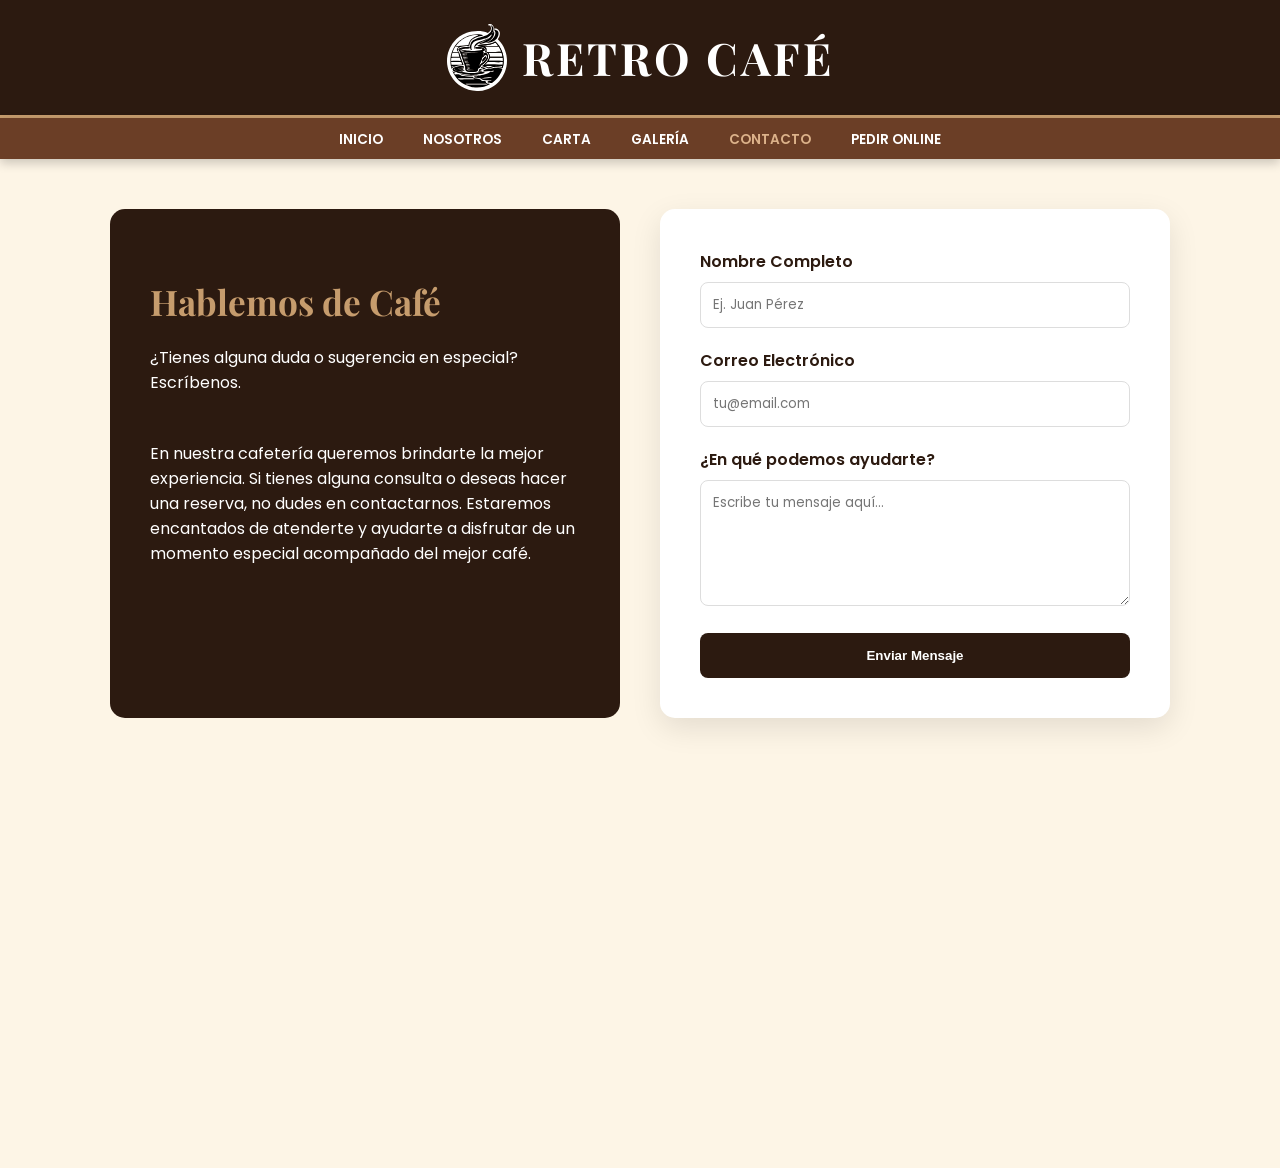
<file: contacto.html>
<!DOCTYPE html>
<html lang="es">
<head>
    <meta charset="UTF-8" />
    <meta name="viewport" content="width=device-width, initial-scale=1.0">
    <title>Retro Café - Contáctanos</title>
    
    <!-- Fuentes y Atributos importados de la página de inicio -->
    <link
      href="https://fonts.googleapis.com/css2?family=Playfair+Display:ital,wght@0,700;1,400&family=Poppins:wght@300;400;600&display=swap"
      rel="stylesheet"
    />
    <link
      rel="stylesheet"
      href="https://cdnjs.cloudflare.com/ajax/libs/font-awesome/6.0.0/css/all.min.css"
    />

    <style>
        html, body {
          height: 100%;
          margin: 0;
        }
        .video-fondo {
          position: fixed;
          top: 0;
          left: 0;
          width: 100%;
          height: 100%;
          object-fit: cover; /* mantiene la relación y recorta para llenar */
          z-index: -1;        /* detrás del contenido */
        }
        :root {
            --cafe-oscuro: #2c1a10;
            --cafe-medio: #6b3e26;
            --cafe-claro: #8b5a3c;
            --dorado: #c69c6d;
            --blanco: #ffffff;
            --crema: #fdf5e6;
            --transicion: all 0.3s cubic-bezier(0.25, 0.8, 0.25, 1);
            --sombra: 0 10px 30px rgba(0,0,0,0.1);
        }

        * { box-sizing: border-box; }
        
        body {
            font-family: 'Poppins', sans-serif;
            margin: 0;
            background-color: var(--crema);
            color: #333;
            overflow-x: hidden;
        }

        /* --- Encabezado --- */
        header {
            background-color: var(--cafe-oscuro);
            padding: 1.5rem;
            text-align: center;
            border-bottom: 3px solid var(--dorado);
        }

        .logo-container {
            display: flex;
            align-items: center;
            justify-content: center;
            gap: 15px;
        }

        header h1 {
            font-family: 'Playfair Display', serif;
            color: var(--blanco);
            font-size: 2.8rem;
            margin: 0;
            letter-spacing: 3px;
        }

        .imagen-derecha {
            position: absolute;    /* Se mueve libremente dentro del contenedor */
            top: 10px;             /* Distancia desde arriba */
            right: 10px;           /* Distancia desde la derecha */
            width: 50px;           /* Tamaño de tu imagen */
            height: auto;
            z-index: 2000;
        }

        /* --- Navegación --- */
        nav {
            background-color: var(--cafe-medio);
            position: sticky;
            top: 0;
            z-index: 1000;
            padding: 0.5rem 0;
            box-shadow: 0 4px 10px rgba(0,0,0,0.2);
            transition: var(--transicion);
        }

        .nav-links {
            display: flex;
            justify-content: center;
            list-style: none;
            padding: 0;
            margin: 0;
        }

        .nav-links a {
            color: var(--blanco);
            padding: 10px 20px;
            text-decoration: none;
            font-weight: 600;
            font-size: 0.85rem;
            text-transform: uppercase;
            position: relative;
            transition: var(--transicion);
        }

        .nav-links a::after {
            content: '';
            position: absolute;
            width: 0;
            height: 2px;
            bottom: 5px;
            left: 50%;
            background: var(--dorado);
            transition: var(--transicion);
            transform: translateX(-50%);
        }

        .nav-links a:hover::after { width: 70%; }
        .nav-links a:hover { color: var(--dorado); }

        /* Menú Hamburguesa Móvil */
        .menu-toggle { 
            display: none; 
            background-color: var(--cafe-oscuro);
            color: white;
            padding: 15px;
            text-align: center;
            font-weight: bold;
            cursor: pointer;
        }

        /* Responsive para el Menú */
        @media (max-width: 768px) {
            .menu-toggle {
                display: block;
            }
            .nav-links {
                display: none;
                flex-direction: column;
                width: 100%;
                background-color: var(--cafe-medio);
                padding: 10px 0;
            }
            .nav-links.active {
                display: flex;
            }
            .nav-links li {
                text-align: center;
                margin: 10px 0;
            }
        }

        /* --- Sección Contacto --- */
        .main-container {
            max-width: 1100px;
            margin: 50px auto;
            padding: 0 20px;
            display: grid;
            grid-template-columns: 1fr 1fr; /* Dos columnas */
            gap: 40px;
            align-items: start;
        }

        @media (max-width: 850px) {
            .main-container { grid-template-columns: 1fr; }
        }

        .info-contacto {
            background: var(--cafe-oscuro);
            color: white;
            padding: 40px;
            border-radius: 15px;
            height: 100%;
        }

        .info-contacto h2 {
            font-family: 'Playfair Display', serif;
            font-size: 2.2rem;
            margin-bottom: 20px;
            color: var(--dorado);
        }

        .dato {
            margin-bottom: 25px;
            display: flex;
            align-items: center;
            gap: 15px;
        }

        /* --- Formulario --- */
        .container-form {
            background: var(--blanco);
            padding: 40px;
            border-radius: 15px;
            box-shadow: var(--sombra);
        }

        .form-group { margin-bottom: 20px; }

        label {
            display: block;
            font-weight: 600;
            margin-bottom: 8px;
            color: var(--cafe-oscuro);
        }

        input, textarea {
            width: 100%;
            padding: 12px;
            border: 1px solid #ddd;
            border-radius: 8px;
            font-family: inherit;
            transition: 0.3s;
        }

        input:focus, textarea:focus {
            outline: none;
            border-color: var(--cafe-claro);
            box-shadow: 0 0 8px rgba(139, 90, 60, 0.2);
        }

        button {
            width: 100%;
            padding: 15px;
            background: var(--cafe-oscuro);
            color: white;
            border: none;
            border-radius: 8px;
            font-weight: bold;
            cursor: pointer;
            transition: 0.3s;
        }

        button:hover {
            background: var(--cafe-medio);
            transform: translateY(-2px);
        }

        #respuesta {
            margin-top: 20px;
            font-weight: bold;
            color: #27ae60;
            text-align: center;
            display: none; /* Se activa con JS */
        }

        /* --- Mapa --- */
        .mapa-section {
            width: 100%;
            margin-top: 50px;
            filter: sepia(0.2); /* Toque retro al mapa */
        }

        /* --- Pie de Página --- */
        footer {
            background-color: var(--cafe-oscuro);
            color: var(--blanco);
            padding: 4rem 2rem 2rem;
            text-align: center;
        }

        .footer-content {
            display: flex;
            flex-wrap: wrap;
            justify-content: space-around;
            max-width: 1200px;
            margin: 0 auto 2rem;
            gap: 30px;
        }
    </style>
</head>
<body>

        <!-- Encabezado idéntico -->
    <header>
      <div class="logo-container">
        <img
          src="logocafe.svg"
          alt="Logo"
          width="60"
          style="filter: invert(1)"
        />
        <h1>RETRO CAFÉ</h1>
      </div>
    </header>

    <!-- Botón menú móvil -->
    <div class="menu-toggle" id="mobile-menu">
      <i class="fas fa-bars"></i> MENÚ
    </div>

    <!-- Menú de navegación unificado -->
    <nav id="main-nav">
      <ul class="nav-links" id="nav-links">
        <li><a href="index.html">Inicio</a></li>
        <li><a href="nosotros.html">Nosotros</a></li>
        <li><a href="carta.html">Carta</a></li>
        <li><a href="galeria.html">Galería</a></li>
        <li><a href="contacto.html" style="color: #dcb28a">Contacto</a></li>
        <li><a href="pedironline.html">Pedir Online</a></li>
      </ul>
    </nav>

    <!-- Video de fondo modificado según tu estructura original -->
    <video class="video-fondo" src="cafe en taza.mp4.mp4" autoplay muted loop playsinline></video>
        
    <div class="main-container">
        <!-- Columna 1: Información -->
        <div class="info-contacto">
            <h2>Hablemos de Café</h2>
            <p style="margin-bottom: 30px;">¿Tienes alguna duda o sugerencia en especial? Escríbenos.</p>
            
            <div class="dato">
                <p>En nuestra cafetería queremos brindarte la mejor experiencia. Si tienes alguna consulta o deseas hacer una reserva, 
                    no dudes en contactarnos. Estaremos encantados de atenderte y ayudarte a disfrutar de un momento especial acompañado del mejor café.</p>
            </div>
        </div>

        <!-- Columna 2: Formulario -->
        <div class="container-form">
            <form id="formContacto">
                <div class="form-group">
                    <label for="nombre">Nombre Completo</label>
                    <input type="text" id="nombre" placeholder="Ej. Juan Pérez" required>
                </div>
                <div class="form-group">
                    <label for="correo">Correo Electrónico</label>
                    <input type="email" id="correo" placeholder="tu@email.com" required>
                </div>
                <div class="form-group">
                    <label for="mensaje">¿En qué podemos ayudarte?</label>
                    <textarea id="mensaje" rows="5" placeholder="Escribe tu mensaje aquí..." required></textarea>
                </div>
                <button type="submit" id="btnEnviar">Enviar Mensaje</button>
                <p id="respuesta">¡Gracias! Tu mensaje ha sido enviado ✅</p>
            </form>
        </div>
    </div>

    <!-- Mapa a lo ancho -->
    <section class="mapa-section">
        <iframe 
            src="https://www.google.com/maps?q=Santiago+de+Surco,Lima,Peru&output=embed"
            width="100%" 
            height="400" 
            style="border:0; display:block;"
            allowfullscreen="" 
            loading="lazy">
         iframe>
    </section>

    <footer>
        <div class="footer-content">
            <div>
                <h4>Visítanos</h4>
                <p><i class="fas fa-map-marker-alt"></i> Av. Tomas Marzano 2424, Surco</p>
            </div>
            <div>
                <h4>Horario</h4>
                <p>Lun - Dom: 7:00 AM - 10:00 PM</p>
            </div>
        </div>
        <hr style="border: 0; border-top: 1px solid #444; width: 80%;">
        <p>&copy; 2026 Retro Café. Creado con pasión por el café.</p>
    </footer>

    <!-- Scripts funcionales compartidos -->
    <script>
        // 1. LÓGICA MENÚ MÓVIL REPLICADA
        const menuToggle = document.getElementById("mobile-menu");
        const navLinks = document.getElementById("nav-links");

        menuToggle.addEventListener("click", () => {
          navLinks.classList.toggle("active"); 
        });

        document.querySelectorAll(".nav-links a").forEach((link) => {
          link.addEventListener("click", () => {
            navLinks.classList.remove("active");
          });
        });

        // 2. NAVBAR SCROLL EFECTO
        const nav = document.getElementById("main-nav");
        window.addEventListener("scroll", () => {
          let scrolly = window.scrollY;
          if (scrolly > 80) {
            nav.style.padding = "0.2rem 0";
            nav.style.backgroundColor = "rgba(107, 62, 38, 0.95)";
          } else {
            nav.style.padding = "0.5rem 0";
            nav.style.backgroundColor = "var(--cafe-medio)";
          }
        });

        // 3. LOGICA FORMULARIO DE CONTACTO
        document.getElementById("formContacto").addEventListener("submit", function(e) {
            e.preventDefault();
            
            const btn = document.getElementById("btnEnviar");
            const respuesta = document.getElementById("respuesta");
            const nombre = document.getElementById("nombre").value;

            btn.innerText = "Enviando...";
            btn.style.opacity = "0.7";
            btn.disabled = true;

            setTimeout(() => {
                btn.style.display = "none";
                respuesta.style.display = "block";
                respuesta.innerHTML = `¡Gracias ${nombre}! Hemos recibido tu mensaje. Nos vemos pronto en el café. ☕`;
                document.getElementById("formContacto").reset();
            }, 1500);
        });

        // 4. RESPONSIVE HELPER CLASSES
        function adaptarPantalla() {
          const ancho = window.innerWidth;
          if (ancho <= 768) {
            document.documentElement.classList.add("mobile");
            document.documentElement.classList.remove("desktop");
          } else {
            document.documentElement.classList.add("desktop");
            document.documentElement.classList.remove("mobile");
          }
        }
        adaptarPantalla();
        window.addEventListener("resize", adaptarPantalla);
    </script>
</body>
</html>
</file>
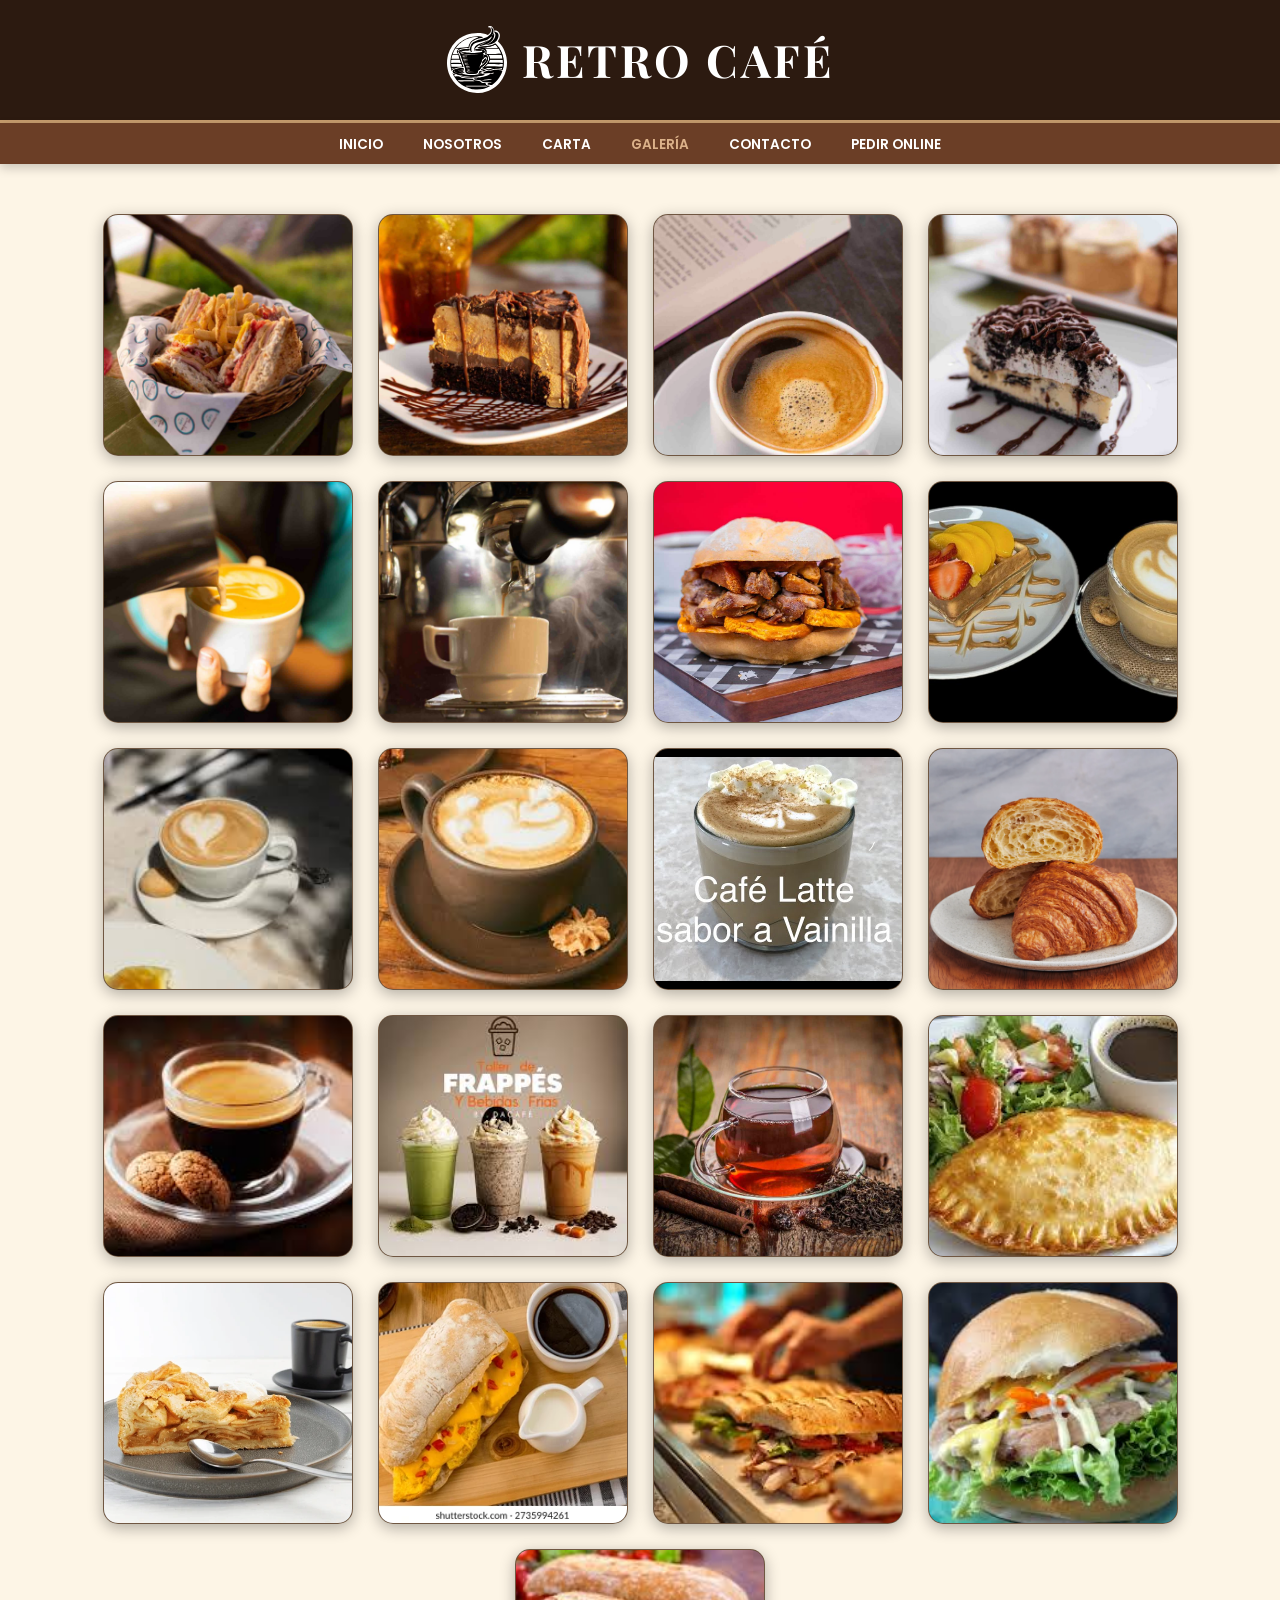
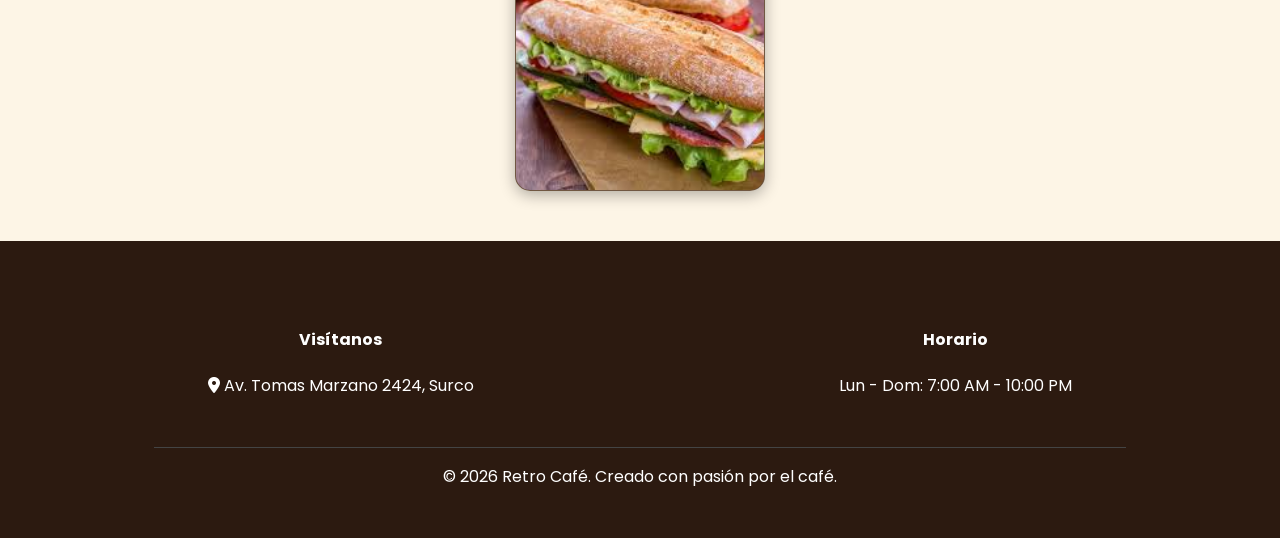
<file: galeria.html>
<!DOCTYPE html>
<html lang="es">
<head>
    <meta charset="UTF-8">
    <title>Retro Café - Galería</title>

    <!-- Fuentes y CDN unificados de la marca -->
    <link href="https://fonts.googleapis.com/css2?family=Playfair+Display:ital,wght@0,700;1,400&family=Poppins:wght@300;400;600&display=swap" rel="stylesheet">
    <link rel="stylesheet" href="https://cdnjs.cloudflare.com/ajax/libs/font-awesome/6.0.0/css/all.min.css">

    <style>
        /* El contenedor del video ocupa toda la ventana */
        html, body {
            height: 100%;
            margin: 0;
        }
        .video-fondo {
            position: fixed;
            top: 0;
            left: 0;
            width: 100%;
            height: 100%;
            object-fit: cover; /* mantiene la relación y recorta para llenar */
            z-index: -1;        /* detrás del contenido */
        }
        :root {
            --cafe-oscuro: #2c1a10;
            --cafe-medio: #6b3e26;
            --crema: #fdf5e6;
            --dorado: #c69c6d;
            --blanco: #ffffff;
            --transicion: all 0.3s cubic-bezier(0.25, 0.8, 0.25, 1);
            --shadow: 0 4px 15px rgba(0,0,0,0.3);
        }
        * { box-sizing: border-box; }

        body {
            font-family: 'Poppins', sans-serif;
            margin: 0;
            background-color: var(--crema);
            color: #ffffff;
            overflow-x: hidden;
            line-height: 1.6;
        }

        /* --- Encabezado --- */
        header {
            background-color: var(--cafe-oscuro);
            padding: 1.5rem;
            text-align: center;
            border-bottom: 3px solid var(--dorado);
        }

        .logo-container {
            display: flex;
            align-items: center;
            justify-content: center;
            gap: 15px;
        }

        header h1 {
            font-family: 'Playfair Display', serif;
            color: var(--blanco);
            font-size: 2.8rem;
            margin: 0;
            letter-spacing: 3px;
        }

        /* --- Botón Admin (Imagen Derecha) --- */
        .imagen-derecha {
            position: absolute;    
            top: 10px;             
            right: 10px;           
            width: 50px;           
            height: auto;
            z-index: 2001;
        }

        /* --- Navegación --- */
        nav {
            background-color: var(--cafe-medio);
            position: sticky;
            top: 0;
            z-index: 1000;
            padding: 0.5rem 0;
            box-shadow: 0 4px 10px rgba(0,0,0,0.2);
            transition: var(--transicion);
        }

        .nav-links {
            display: flex;
            justify-content: center;
            list-style: none;
            padding: 0;
            margin: 0;
        }

        .nav-links a {
            color: var(--blanco);
            padding: 10px 20px;
            text-decoration: none;
            font-weight: 600;
            font-size: 0.85rem;
            text-transform: uppercase;
            position: relative;
            transition: var(--transicion);
        }

        .nav-links a::after {
            content: '';
            position: absolute;
            width: 0;
            height: 2px;
            bottom: 5px;
            left: 50%;
            background: var(--dorado);
            transition: var(--transicion);
            transform: translateX(-50%);
        }

        .nav-links a:hover::after { width: 70%; }
        .nav-links a:hover { color: var(--dorado); }

        /* --- Menú Móvil --- */
        .menu-toggle {
            display: none;
            cursor: pointer;
            color: white;
            padding: 15px;
            text-align: center;
            background: var(--cafe-medio);
            font-weight: bold;
        }

        @media (max-width: 850px) {
            .menu-toggle {
                display: block;
            }
            .nav-links {
                display: none;
                flex-direction: column;
                width: 100%;
                background-color: var(--cafe-medio);
            }
            .nav-links.active {
                display: flex;
            }
            .nav-links a {
                padding: 15px;
                text-align: center;
                width: 100%;
                display: block;
            }
        }

        /* --- Contenedor de Galería Estilo Grid --- */
        .contenedor {
            display: flex; 
            flex-wrap: wrap; 
            justify-content: center; 
            gap: 25px;
            max-width: 1200px;
            margin: 50px auto;
            padding: 0 20px;
        }

        /* --- Estilos de Tarjetas de Detalles de Imagen --- */
        details {
            background: rgba(44, 26, 16, 0.85); /* Fondo semitransparente oscuro elegante */
            backdrop-filter: blur(5px);
            border-radius: 15px;
            box-shadow: var(--shadow);
            overflow: hidden;
            width: 250px;
            transition: transform 0.3s ease, box-shadow 0.3s ease;
            border: 1px solid rgba(198, 156, 109, 0.3);
        }

        details:hover {
            transform: translateY(-5px);
            box-shadow: 0 8px 25px rgba(0,0,0,0.5);
        }

        summary {
            list-style: none;
            cursor: pointer;
            outline: none;
        }

        summary::-webkit-details-marker { display: none; }

        .summary img {
            width: 100%;
            height: 240px;
            object-fit: cover;
            display: block;
            transition: filter 0.3s ease;
        }

        details[open] .summary img {
            filter: brightness(0.7);
        }

        .detalle {
            padding: 15px;
            font-size: 0.9rem;
            color: #fdf5e6 !important;
            border-top: 2px solid var(--dorado);
            animation: fadeIn 0.4s ease-out;
        }

        .detalle h4 {
            margin-top: 10px;
            margin-bottom: 5px;
            color: var(--dorado);
            font-family: 'Playfair Display', serif;
        }

        /* Animación de apertura */
        @keyframes fadeIn {
            from { opacity: 0; transform: translateY(-5px); }
            to { opacity: 1; transform: translateY(0); }
        }

        /* Responsive de la Galería */
        @media (max-width: 768px) {
            .contenedor { flex-direction: column; align-items: center; }
            details { width: 90%; max-width: 350px; }
            header h1 { font-size: 2rem; }
        }

        /* --- Pie de Página --- */
        footer {
            background-color: var(--cafe-oscuro);
            color: var(--blanco);
            padding: 4rem 2rem 2rem;
            text-align: center;
            margin-top: 50px;
        }

        .footer-content {
            display: flex;
            flex-wrap: wrap;
            justify-content: space-around;
            max-width: 1200px;
            margin: 0 auto 2rem;
            gap: 30px;
        }
    </style>
</head>
<body>

    
    

    <!-- Encabezado -->
    <header>
        <div class="logo-container">
            <img src="logocafe.svg" alt="Logo" width="60" style="filter: invert(1);">
            <h1>RETRO CAFÉ</h1>
        </div>
    </header>

    <!-- Botón hamburguesa para móviles -->
    <div class="menu-toggle" id="mobile-menu">
        <i class="fas fa-bars"></i> MENÚ
    </div>

    <!-- Menú de navegación unificado (Galería activo en dorado) -->
    <nav id="main-nav">
        <ul class="nav-links" id="nav-links">
            <li><a href="index.html">Inicio</a></li>
            <li><a href="nosotros.html">Nosotros</a></li>
            <li><a href="carta.html">Carta</a></li>
            <li><a href="galeria.html" style="color: #dcb28a;">Galería</a></li>
            <li><a href="contacto.html">Contacto</a></li>
            <li><a href="pedironline.html">Pedir Online</a></li>
        </ul>
    </nav>

    <!-- Video de fondo de la galería -->
    <video class="video-fondo" src="videogaleria.mp4" autoplay muted loop playsinline></video>

    <!-- Contenedor Principal de la Galería -->
    <div class="contenedor"> 
        
        <!-- Hamburguesa -->
        <details>
            <summary>
                <div class="summary">
                    <img src="hamburguessa.jpeg" alt="Hamburguesa">
                </div>
            </summary>
            <div class="detalle">
                <p>"Una hamburguesa clásica lleva un medallón de carne molida sazonada con sal, pimienta, ajo y cebolla en polvo, servida en un pan tipo brioche. Se completa con queso cheddar fundido, lechuga, tomate y salsas tradicionales."</p>
            </div>
        </details>
    
        <!-- Torta de Chocolate -->
        <details>
            <summary>
                <div class="summary">
                    <img src="torta.jpeg" alt="Torta de Chocolate">
                </div>
            </summary>
            <div class="detalle">
                <p>"Esta torta de chocolate es una tentación irresistible de sabor intenso y textura húmeda. Destaca por su bizcocho esponjoso y una cobertura cremosa de fudge casero, logrando el equilibrio perfecto."</p>
            </div>
        </details>

        <!-- Taza de café -->
        <details>
            <summary>
                <div class="summary">
                    <img src="taza de café.jpeg" alt="Taza de Café">
                </div>
            </summary>
            <div class="detalle">
                <p>"Descubre el auténtico sabor de un café clásico, diseñado para acompañar tus mañanas. Nuestro café destaca por un tostado equilibrado con notas aromáticas a chocolate y frutos secos."</p>
            </div>
        </details>

        <!-- Cheesecake de Oreo -->
        <details>
            <summary>
                <div class="summary">
                    <img src="torta 2.jpeg" alt="Cheesecake de Oreo">
                </div>
            </summary>
            <div class="detalle">
                <p>"Este cheesecake de Oreo presenta una base de galletas trituradas, un relleno cremoso y una deliciosa cobertura de chantilly decorada con trozos de galleta."</p>
            </div>
        </details>

        <!-- Café con Leche -->
        <details>
            <summary>
                <div class="summary">
                    <img src="café con leche.jpeg" alt="Café con Leche">
                </div>
            </summary>
            <div class="detalle">
                <p>"El café latte (o latte) es una bebida suave y cremosa que combina una o dos dosis de café espresso con una abundante cantidad de leche al vapor."</p>
            </div>
        </details>

        <!-- Café Clásico -->
        <details>
            <summary>
                <div class="summary">
                    <img src="café clásico.jpeg" alt="Café Clásico">
                </div>
            </summary>
            <div class="detalle">
                <p>"Se observa el café líquido fluyendo desde el portafiltro de la máquina hacia una taza blanca pequeña, diseñada para contener la esencia perfecta de entre 25 y 35 ml."</p>
            </div>
        </details>

        <!-- Pan con Chicharrón -->
        <details>
            <summary>
                <div class="summary">
                    <img src="pan con chicharrón.jpeg" alt="Pan con Chicharrón">
                </div>
            </summary>
            <div class="detalle">
                <p>"El pan con chicharrón peruano clásico se prepara principalmente con panceta de cerdo cocida a fuego lento, acompañada de camotes fritos, salsa criolla y pan francés crocante."</p>
            </div>
        </details>

        <!-- Capuchino y su postre -->
        <details>
            <summary>
                <div class="summary">
                    <img src="capuchino y su postre.jpeg" alt="Capuchino y su postre">
                </div>
            </summary>
            <div class="detalle">
                <p>"Este plato es un waffle con fruta acompañado de una taza de café latte con arte latte en la parte superior."</p>
                <h4>Detalles del waffle:</h4> 
                <p>Está servido con fresas frescas y rodajas de durazno, rociado con salsa de caramelo.</p>
                <h4>Detalles del café:</h4> 
                <p>Un latte cremoso preparado con café peruano de especialidad.</p>
            </div>
        </details>

        <!-- Café al Aire Libre -->
        <details>
            <summary>
                <div class="summary">
                    <img src="cafe al aire libre.jpeg" alt="Café al Aire Libre">
                </div>
            </summary>
            <div class="detalle">
                <p>"Disfrutando de un momento mágico e inspirador de brunch al aire libre en nuestra terraza."</p>
            </div>
        </details>

        <!-- Cappuccino -->
        <details>
            <summary>
                <div class="summary">
                    <img src="capuccino.jpeg" alt="Cappuccino">
                </div>
            </summary>
            <div class="detalle">
                <p>"Un cappuccino clásico se compone de tres partes iguales de café, leche y espuma. Su base es un shot de espresso robusto extraído minuciosamente."</p>
            </div>
        </details>

        <!-- Latte -->
        <details>
            <summary>
                <div class="summary">
                    <img src="latte.jpg" alt="Latte">
                </div>
            </summary>
            <div class="detalle">
                <p>"Un latte de vainilla es una bebida cremosa caracterizada por la mezcla de leche espumada, un shot de espresso y jarabe artesanal de vainilla."</p>
            </div>
        </details>

        <!-- Croissant -->
        <details>
            <summary>
                <div class="summary">
                    <img src="croissabt.jpeg" alt="Croissant">
                </div>
            </summary>
            <div class="detalle">
                <p>"El croissant es un bollo tradicional reconocido por su forma de media luna y su textura hojaldrada, crujiente por fuera y aireada por dentro con sabor mantecoso."</p>
            </div>
        </details>

        <!-- Americano -->
        <details>
            <summary>
                <div class="summary">
                    <img src="amaericano.jpeg" alt="Americano">
                </div>
            </summary>
            <div class="detalle">
                <p>"Esta es una taza de café espresso americano servida en vidrio transparente, acompañada de dos galletas crujientes artesanales."</p>
            </div>
        </details>

        <!-- Frappés -->
        <details>
            <summary>
                <div class="summary">
                    <img src="frappes.jpeg" alt="Frappés">
                </div>
            </summary>
            <div class="detalle">
                <p>"El frappé es una bebida refrescante de hielo perfectamente licuado con café, leche seleccionada y tus jarabes de sabor favoritos."</p>
            </div>
        </details>

        <!-- Té Negro -->
        <details>
            <summary>
                <div class="summary">
                    <img src="te_negro.jpg" alt="Té Negro">
                </div>
            </summary>
            <div class="detalle">
                <p>"Esta infusión seleccionada es rica en antioxidantes naturales y se puede servir caliente para el invierno o helada para refrescar tu tarde."</p>
            </div>
        </details>

        <!-- Empanada -->
        <details>
            <summary>
                <div class="summary">
                    <img src="empanada.jpeg" alt="Empanada">
                </div>
            </summary>
            <div class="detalle">
                <p>"Esta imagen muestra una empanada horneada artesanal en un plato cuadrado blanco, acompañada de una ensalada fresca y una taza de café caliente."</p>
            </div>
        </details>

        <!-- Pie de Manzana -->
        <details>
            <summary>
                <div class="summary">
                    <img src="pie de manzana.jpeg" alt="Pie de Manzana">
                </div>
            </summary>
            <div class="detalle">
                <p>"Fotografía de un delicioso trozo de tarta o pie de manzana tibio servido con una bola de helado de vainilla y un café expreso."</p>
            </div>
        </details>

        <!-- Baguette -->
        <details>
            <summary>
                <div class="summary">
                    <img src="baguette.jpeg" alt="Baguette">
                </div>
            </summary>
            <div class="detalle">
                <p>"Un bocadillo de tortilla esponjosa y queso derretido en pan baguette crujiente servido con un clásico café negro pasado."</p>
            </div>
        </details>

        <!-- Panini -->
        <details>
            <summary>
                <div class="summary">
                    <img src="panini.jpeg" alt="Panini">
                </div>
            </summary>
            <div class="detalle">
                <p>"La selección incluye opciones populares como panini de prosciutto con mozzarella, caprese con tomate y albahaca, y variantes con pollo a la parrilla."</p>
            </div>
        </details>

        <!-- Sándwich de Pavo -->
        <details>
            <summary>
                <div class="summary">
                    <img src="sandwich de pavo.jpeg" alt="Sándwich de Pavo">
                </div>
            </summary>
            <div class="detalle">
                <p>"Esta es una imagen de un sanguchón de pavo tradicional peruano, caracterizado por su pan crujiente de la casa, pavo asado jugoso y salsa criolla."</p>
            </div>
        </details>

        <!-- Sándwich Deli -->
        <details>
            <summary>
                <div class="summary">
                    <img src="sandwich.jpeg" alt="Sándwich">
                </div>
            </summary>
            <div class="detalle">
                <p>"Esta imagen muestra un sándwich de estilo deli o submarino, caracterizado por su gran tamaño, embutidos premium y un abundante relleno de vegetales frescos."</p>
            </div>
        </details>

    </div>

    <!-- Pie de página unificado -->
    <footer>
        <div class="footer-content">
            <div>
                <h4>Visítanos</h4>
                <p><i class="fas fa-map-marker-alt"></i> Av. Tomas Marzano 2424, Surco</p>
            </div>
            <div>
                <h4>Horario</h4>
                <p>Lun - Dom: 7:00 AM - 10:00 PM</p>
            </div>
        </div>
        <hr style="border: 0; border-top: 1px solid #444; width: 80%;" />
        <p>&copy; 2026 Retro Café. Creado con pasión por el café.</p>
    </footer>

    <!-- Lógica de Scripts Unificados -->
    <script>
        // LÓGICA MENÚ MÓVIL
        const menuToggle = document.getElementById("mobile-menu");
        const navLinks = document.getElementById("nav-links");
        const nav = document.getElementById("main-nav");

        menuToggle.addEventListener("click", () => {
            navLinks.classList.toggle("active");
        });

        document.querySelectorAll(".nav-links a").forEach((link) => {
            link.addEventListener("click", () => {
                navLinks.classList.remove("active");
            });
        });

        // Navbar Efecto Scroll
        window.addEventListener("scroll", () => {
            let scrolly = window.scrollY;
            if (scrolly > 80) {
                nav.style.padding = "0.2rem 0";
                nav.style.backgroundColor = "rgba(107, 62, 38, 0.95)";
            } else {
                nav.style.padding = "0.5rem 0";
                nav.style.backgroundColor = "var(--cafe-medio)";
            }
        });

        // Adaptar Pantalla clases helper
        function adaptarPantalla() {
            const ancho = window.innerWidth;
            if (ancho <= 850) {
                document.documentElement.classList.add("mobile");
                document.documentElement.classList.remove("desktop");
            } else {
                document.documentElement.classList.add("desktop");
                document.documentElement.classList.remove("mobile");
            }
        }
        adaptarPantalla();
        window.addEventListener("resize", adaptarPantalla);

        // Efecto Acordeón Inteligente para la Galería (Cierra las otras tarjetas al abrir una nueva)
        const items = document.querySelectorAll('details');
        items.forEach(targetDetail => {
            targetDetail.addEventListener('click', () => {
                items.forEach(detail => {
                    if (detail !== targetDetail) {
                        detail.removeAttribute('open');
                    }
                });
            });
        });
    </script>
</body>
</html>
</file>
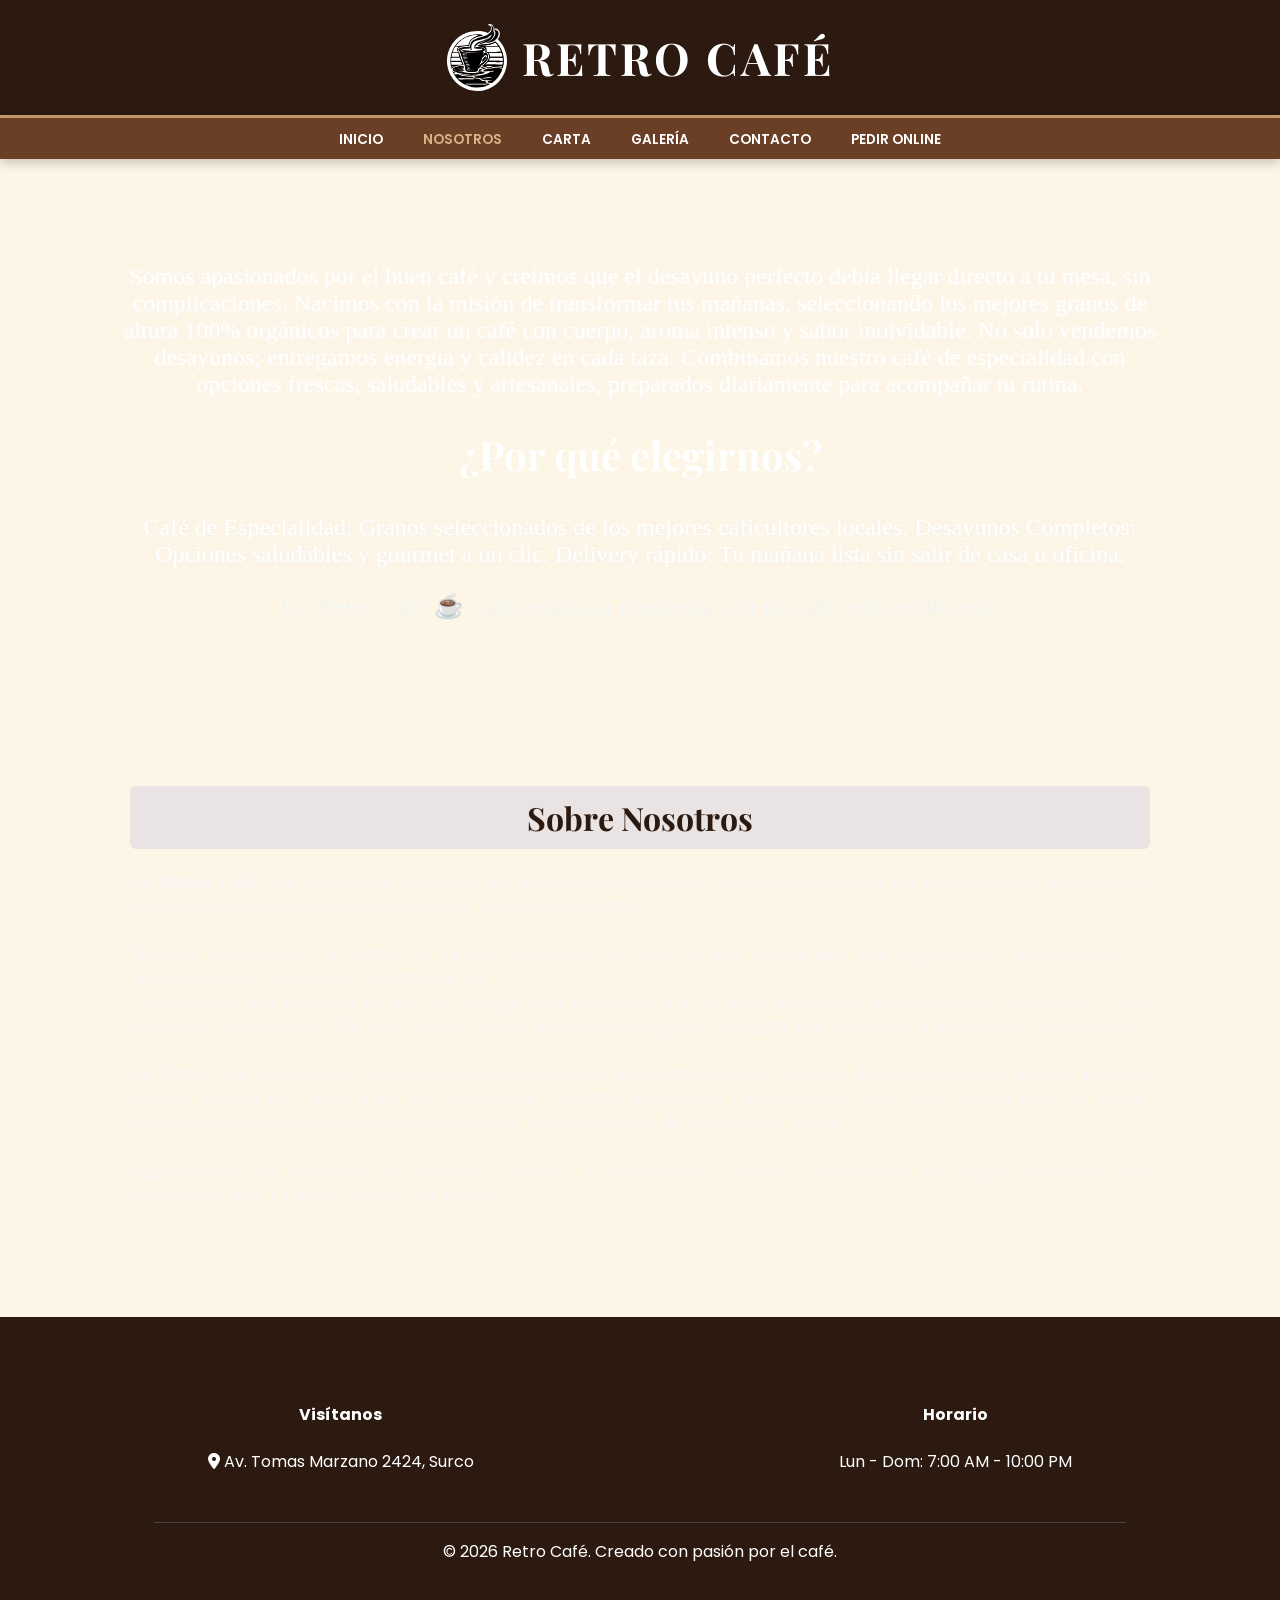
<file: nosotros.html>
<!doctype html>
<html lang="es">
  <head>
    <meta charset="UTF-8" />
    <title>Retro Café - Nosotros</title>

    <!-- Fuentes y CDN copiados de la principal -->
    <link
      href="https://fonts.googleapis.com/css2?family=Playfair+Display:ital,wght@0,700;1,400&family=Poppins:wght@300;400;600&display=swap"
      rel="stylesheet"
    />
    <link
      rel="stylesheet"
      href="https://cdnjs.cloudflare.com/ajax/libs/font-awesome/6.0.0/css/all.min.css"
    />

    <style>
      /* El contenedor del video ocupa toda la ventana */
      html, body {
        height: 100%;
        margin: 0;
      }
      .video-fondo {
        position: fixed;
        top: 0;
        left: 0;
        width: 100%;
        height: 100%;
        object-fit: cover; /* mantiene la relación y recorta para llenar */
        z-index: -1;        /* detrás del contenido */
      }
      :root {
        --cafe-oscuro: #2c1a10;
        --cafe-medio: #6b3e26;
        --crema: #fdf5e6;
        --dorado: #c69c6d;
        --blanco: #ffffff;
        --transicion: all 0.3s cubic-bezier(0.25, 0.8, 0.25, 1);
      }
      * { box-sizing: border-box; }

      body {
        font-family: 'Poppins', sans-serif;
        margin: 0;
        background-color: var(--crema);
        color: #333;
        overflow-x: hidden;
      }

      /* --- Encabezado --- */
      header {
        background-color: var(--cafe-oscuro);
        padding: 1.5rem;
        text-align: center;
        border-bottom: 3px solid var(--dorado);
      }

      .logo-container {
        display: flex;
        align-items: center;
        justify-content: center;
        gap: 15px;
      }

      header h1 {
        font-family: 'Playfair Display', serif;
        color: var(--blanco);
        font-size: 2.8rem;
        margin: 0;
        letter-spacing: 3px;
      }

      /* --- Botón Admin (Imagen Derecha) --- */
      .imagen-derecha {
        position: absolute;    /* Se mueve libremente dentro del contenedor */
        top: 10px;             /* Distancia desde arriba */
        right: 10px;           /* Distancia desde la derecha */
        width: 50px;           /* Tamaño de tu imagen */
        height: auto;
        z-index: 2001;
      }

      /* --- Navegación --- */
      nav {
        background-color: var(--cafe-medio);
        position: sticky;
        top: 0;
        z-index: 1000;
        padding: 0.5rem 0;
        box-shadow: 0 4px 10px rgba(0,0,0,0.2);
        transition: var(--transicion);
      }

      .nav-links {
        display: flex;
        justify-content: center;
        list-style: none;
        padding: 0;
        margin: 0;
      }

      .nav-links a {
        color: var(--blanco);
        padding: 10px 20px;
        text-decoration: none;
        font-weight: 600;
        font-size: 0.85rem;
        text-transform: uppercase;
        position: relative;
        transition: var(--transicion);
      }

      .nav-links a::after {
        content: '';
        position: absolute;
        width: 0;
        height: 2px;
        bottom: 5px;
        left: 50%;
        background: var(--dorado);
        transition: var(--transicion);
        transform: translateX(-50%);
      }

      .nav-links a:hover::after { width: 70%; }
      .nav-links a:hover { color: var(--dorado); }

      /* --- Menú Móvil --- */
      .menu-toggle {
        display: none;
        cursor: pointer;
        color: white;
        padding: 15px;
        text-align: center;
        background: var(--cafe-medio);
        font-weight: bold;
      }

      @media (max-width: 850px) {
        .menu-toggle {
          display: block;
        }
        .nav-links {
          display: none;
          flex-direction: column;
          width: 100%;
          background-color: var(--cafe-medio);
        }
        .nav-links.active {
          display: flex;
        }
        .nav-links a {
          padding: 15px;
          text-align: center;
          width: 100%;
          display: block;
        }
      }

      /* --- Secciones de Contenido (Nosotros) --- */
      .hero {
        color: white;
        text-align: center;
        padding: 60px 20px;
        
        margin: 20px auto;
        max-width: 1100px;
        border-radius: 12px;
      }

      .container {
        max-width: 1100px;
        margin: 20px auto 50px;
        padding: 40px;
        color: #ffffff;
        border-radius: 12px;
        
        text-align: center;
      }

      /* --- Pie de Página --- */
      footer {
        background-color: var(--cafe-oscuro);
        color: var(--blanco);
        padding: 4rem 2rem 2rem;
        text-align: center;
      }

      .footer-content {
        display: flex;
        flex-wrap: wrap;
        justify-content: space-around;
        max-width: 1200px;
        margin: 0 auto 2rem;
        gap: 30px;
      }
    </style>
  </head>

  <body>
    

    <!-- Encabezado idéntico -->
    <header>
      <div class="logo-container">
        <img
          src="logocafe.svg"
          alt="Logo"
          width="60"
          style="filter: invert(1)"
        />
        <h1>RETRO CAFÉ</h1>
      </div>
    </header>

    <!-- Botón hamburguesa para móviles -->
    <div class="menu-toggle" id="mobile-menu">
      <i class="fas fa-bars"></i> MENÚ
    </div>

    <!-- Menú de navegación idéntico (Nosotros activo en dorado) -->
    <nav id="main-nav">
      <ul class="nav-links" id="nav-links">
        <li><a href="index.html">Inicio</a></li>
        <li><a href="nosotros.html" style="color: #dcb28a">Nosotros</a></li>
        <li><a href="carta.html">Carta</a></li>
        <li><a href="galeria.html">Galería</a></li>
        <li><a href="contacto.html">Contacto</a></li>
        <li><a href="pedironline.html">Pedir Online</a></li>
      </ul>
    </nav>

    <!-- Video de fondo de esta página -->
    <video class="video-fondo" src="cafe en taza.mp4.mp4" autoplay muted loop playsinline></video>

    <!-- Bloque Superior de Contenido -->
    <section class="hero">
      <p style="font-family: Geneva; font-size: 1.5em; text-shadow: 1px 1px 4px rgba(250, 247, 247, 0.8);">
        Somos apasionados por el buen café y creímos que el desayuno perfecto debía llegar directo a tu mesa, sin complicaciones. Nacimos con la
        misión de transformar tus mañanas, seleccionando los mejores granos de altura 100% orgánicos para crear un café con cuerpo, aroma intenso y
        sabor inolvidable. No solo vendemos desayunos; entregamos energía y calidez en cada taza. Combinamos nuestro café de especialidad con opciones
        frescas, saludables y artesanales, preparados diariamente para acompañar tu rutina.
      </p>

      <h2 style="font-family: 'Playfair Display', serif; font-size: 2.5rem; margin-top: 30px;">¿Por qué elegirnos?</h2>

      <p style="font-family: Geneva; font-size: 1.5em; text-shadow: 1px 1px 4px rgba(243, 242, 242, 0.8);">
        Café de Especialidad: Granos seleccionados de los mejores caficultores
        locales. Desayunos Completos: Opciones saludables y gourmet a un clic.
        Delivery rápido: Tu mañana lista sin salir de casa u oficina.
      </p>

      <h3 style="font-family: Geneva; font-size: 1.5em; text-shadow: #ffffff; color: rgb(245, 245, 239); margin-top: 20px;">
        En Retro Café ☕, cada mañana comienza con un café extraordinario.
      </h3>
    </section>

    <!-- Bloque Inferior de Contenido -->
    <main class="container">
      <h1 style="background-color: rgb(233, 227, 227); text-shadow: #f8f4f4; color: var(--cafe-oscuro); padding: 10px; text-align: center; font-family: 'Playfair Display', serif; border-radius: 6px;">Sobre Nosotros</h1>
      <p style="font-family: Geneva; font-size: 1.3em; text-align: justify; color: #f8f4f4;">
        En <strong>Retro Café</strong>, nos dedicamos a ofrecer una experiencia única que combina la tradición
        del buen café con un ambiente cuidadosamente diseñado para el disfrute de nuestros clientes.<br><br>
        Nuestro compromiso se centra en brindar productos de alta calidad, elaborados con ingredientes seleccionados y preparados con esmero por nuestro equipo.<br>
        Creemos que una cafetería no solo es un lugar para consumir, sino también un espacio para compartir, conversar y crear momentos memorables. Por ello, hemos
        creado un entorno acogedor y elegante que invita a la tranquilidad y al encuentro.<br><br>
        En Retro Café, trabajamos constantemente para mantener altos estándares de servicio, destacándonos por nuestra atención cordial, eficiencia y dedicación en 
        cada detalle. Nuestro objetivo es consolidarnos como una referencia en el sector, ofreciendo siempre una experiencia que supere las expectativas de quienes nos visitan.<br><br>
        Agradecemos la confianza de nuestros clientes y reafirmamos nuestro compromiso de seguir creciendo con responsabilidad, calidad y pasión por el café.
      </p>
    </main>

    <!-- Pie de página -->
    <footer>
      <div class="footer-content">
        <div>
          <h4>Visítanos</h4>
          <p><i class="fas fa-map-marker-alt"></i> Av. Tomas Marzano 2424, Surco</p>
        </div>
        <div>
          <h4>Horario</h4>
          <p>Lun - Dom: 7:00 AM - 10:00 PM</p>
        </div>
      </div>
      <hr style="border: 0; border-top: 1px solid #444; width: 80%;" />
      <p>&copy; 2026 Retro Café. Creado con pasión por el café.</p>
    </footer>

    <!-- Scripts unificados de interacción y adaptabilidad móvil -->
    <script>
      // LÓGICA MENÚ MÓVIL
      const menuToggle = document.getElementById("mobile-menu");
      const navLinks = document.getElementById("nav-links");
      const nav = document.getElementById("main-nav");

      menuToggle.addEventListener("click", () => {
        navLinks.classList.toggle("active");
      });

      document.querySelectorAll(".nav-links a").forEach((link) => {
        link.addEventListener("click", () => {
          navLinks.classList.remove("active");
        });
      });

      // Navbar Efecto Scroll
      window.addEventListener("scroll", () => {
        let scrolly = window.scrollY;
        if (scrolly > 80) {
          nav.style.padding = "0.2rem 0";
          nav.style.backgroundColor = "rgba(107, 62, 38, 0.95)";
        } else {
          nav.style.padding = "0.5rem 0";
          nav.style.backgroundColor = "var(--cafe-medio)";
        }
      });

      // Adaptar Pantalla clases helper
      function adaptarPantalla() {
        const ancho = window.innerWidth;
        if (ancho <= 768) {
          document.documentElement.classList.add("mobile");
          document.documentElement.classList.remove("desktop");
        } else {
          document.documentElement.classList.add("desktop");
          document.documentElement.classList.remove("mobile");
        }
      }

      adaptarPantalla();
      window.addEventListener("resize", adaptarPantalla);
    </script>
  </body>
</html>
</file>
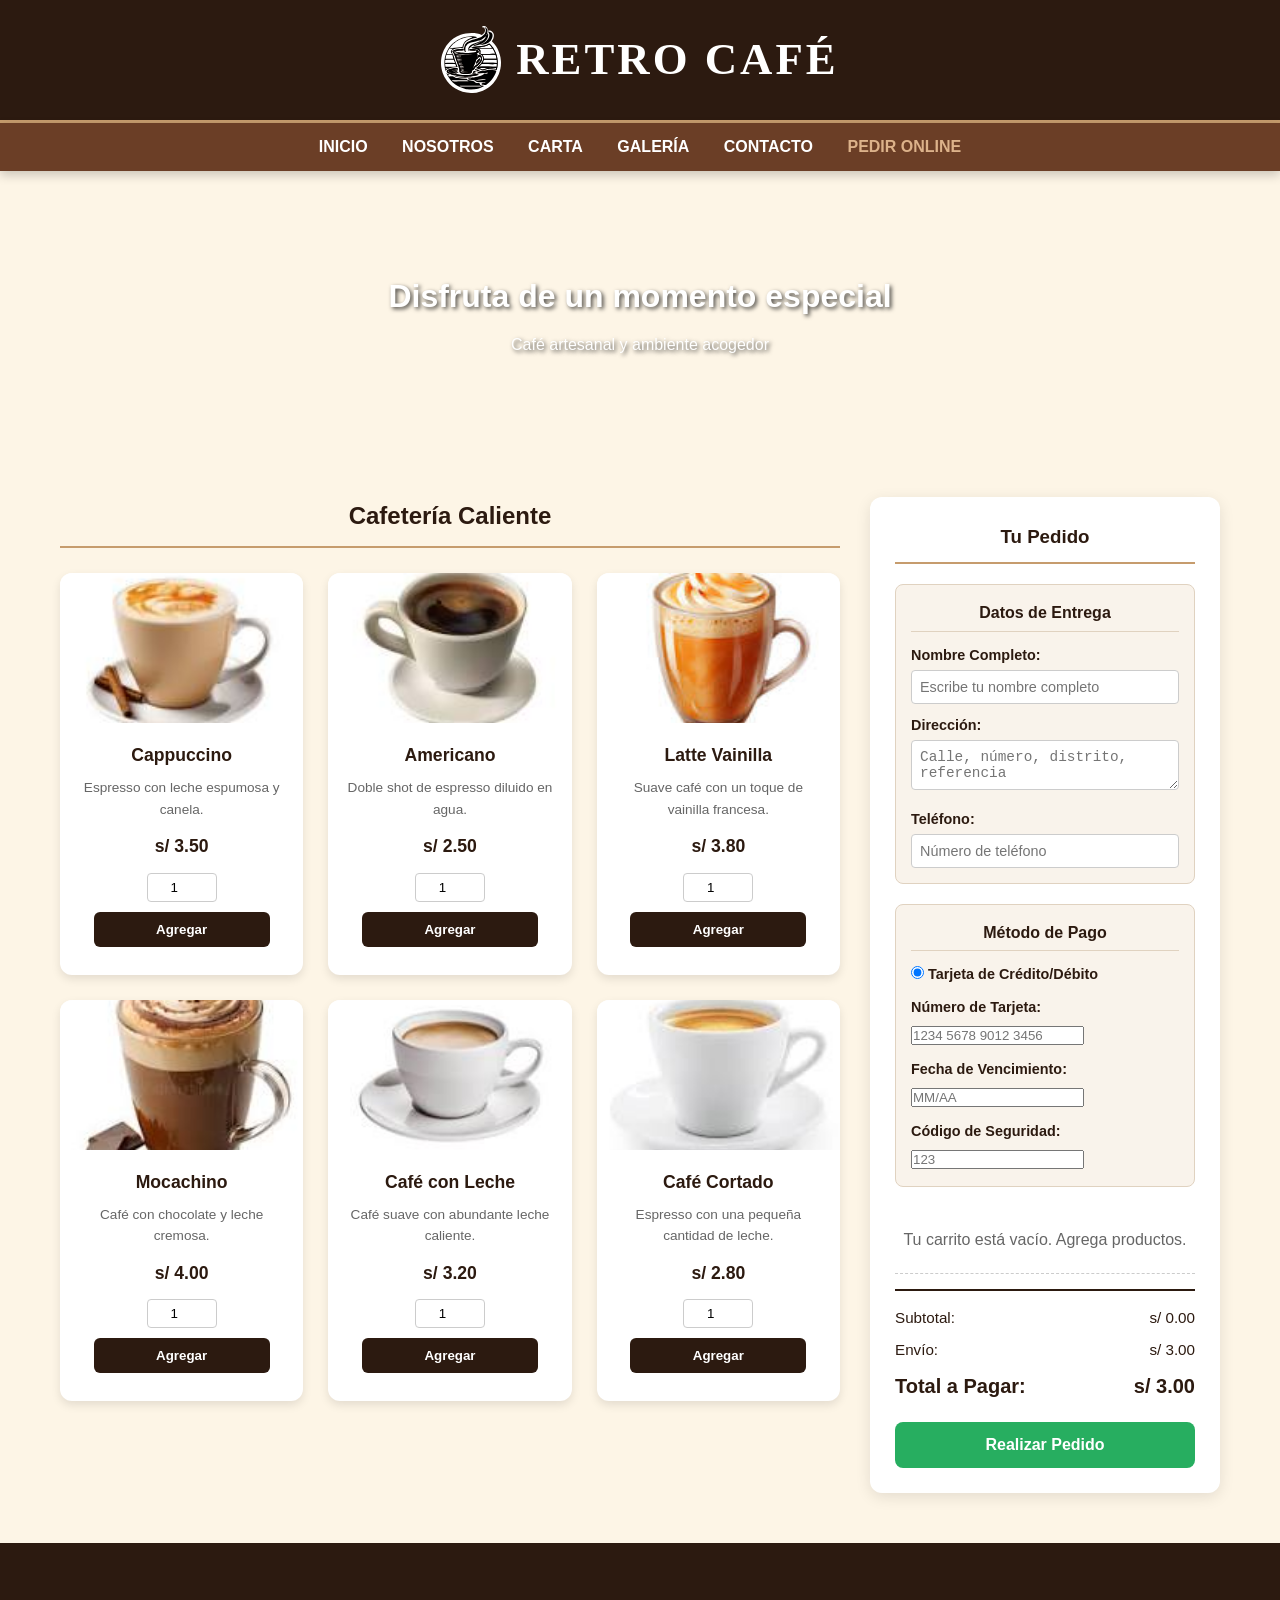
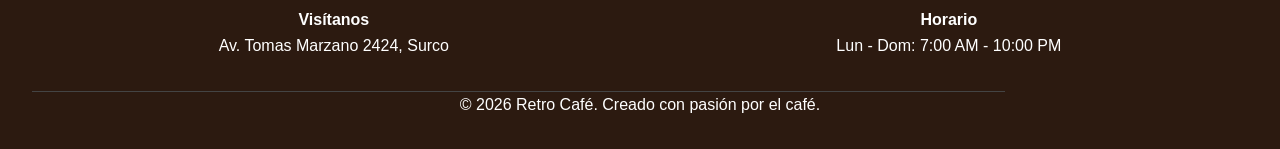
<file: pedironline.html>
<!doctype html>
<html lang="es">
  <head>
    <meta charset="UTF-8" />
    <title>Retro Café - Pedir en Línea</title>
    <style>
      :root {
        --cafe-oscuro: #2c1a10;
        --cafe-medio: #6b3e26;
        --crema: #fdf5e6;
        --dorado: #c69c6d;
        --blanco: #ffffff;
        --color-sombra: rgba(0, 0, 0, 0.1);
        --color-exito: #27ae60;
        --color-error: #e74c3c;
        --transicion: all 0.3s cubic-bezier(0.25, 0.8, 0.25, 1);
      }

      * {
        box-sizing: border-box;
        margin: 0;
        padding: 0;
      }

      body {
        font-family: "Poppins", sans-serif;
        background-color: var(--crema);
        color: var(--cafe-oscuro);
        line-height: 1.6;
      }

      /* --- Encabezado --- */
      header {
        background-color: var(--cafe-oscuro);
        padding: 1.5rem;
        text-align: center;
        border-bottom: 3px solid var(--dorado);
      }

      .logo-container {
        display: flex;
        align-items: center;
        justify-content: center;
        gap: 15px;
      }

      header h1 {
        font-family: "Playfair Display", serif;
        color: var(--blanco);
        font-size: 2.8rem;
        letter-spacing: 3px;
      }

      /* --- Navegación --- */
      nav {
        background-color: var(--cafe-medio);
        position: sticky;
        top: 0;
        z-index: 1000;
        padding: 0.7rem 0;
        box-shadow: 0 4px 10px rgba(0, 0, 0, 0.2);
        text-align: center;
        transition: var(--transicion);
      }

      nav a {
        color: white;
        margin: 0 15px;
        text-decoration: none;
        font-weight: bold;
        position: relative;
        display: inline-block;
      }

      nav a::after {
        content: "";
        position: absolute;
        width: 0;
        height: 2px;
        bottom: -5px;
        left: 50%;
        background: var(--dorado);
        transition: var(--transicion);
        transform: translateX(-50%);
      }

      nav a:hover::after {
        width: 70%;
      }

      nav a:hover {
        color: var(--dorado);
      }

      /* --- Hero --- */
      .hero {
        background-image: url("https://images.unsplash.com/photo-1495474472287-4d71bcdd2085?ixlib=rb-4.0.3&auto=format&fit=crop&w=1350&q=80");
        background-size: cover;
        background-position: center;
        color: var(--blanco);
        text-align: center;
        padding: 100px 20px;
        text-shadow: 2px 2px 4px rgba(0, 0, 0, 0.7);
      }

      .hero h2 {
        margin-bottom: 10px;
        font-size: 2rem;
      }

      /* --- Contenedor Principal --- */
      .order-container {
        display: grid;
        grid-template-columns: 1fr 350px;
        gap: 30px;
        max-width: 1200px;
        margin: 40px auto;
        padding: 0 20px;
      }

      .menu-section h2 {
        text-align: center;
        color: var(--cafe-oscuro);
        border-bottom: 2px solid var(--dorado);
        padding-bottom: 10px;
        margin-bottom: 25px;
      }

      /* --- Grid de Productos --- */
      .products-grid {
        display: grid;
        grid-template-columns: repeat(auto-fill, minmax(220px, 1fr));
        gap: 25px;
      }

      .product-card {
        background-color: var(--blanco);
        border-radius: 12px;
        overflow: hidden;
        box-shadow: 0 4px 10px var(--color-sombra);
        transition: transform 0.3s;
        position: relative;
        display: flex;
        flex-direction: column;
      }

      .product-card:hover {
        transform: translateY(-5px);
      }

      .product-img {
        width: 100%;
        height: 150px;
        background-color: #eee;
        object-fit: cover;
      }

      .product-info {
        padding: 18px;
        text-align: center;
        flex-grow: 1;
        display: flex;
        flex-direction: column;
        align-items: center;
      }

      .product-info h3 {
        color: var(--cafe-oscuro);
        margin-bottom: 8px;
        font-size: 1.1rem;
      }

      .product-info p {
        color: #666;
        font-size: 0.85rem;
        margin-bottom: 12px;
        flex-grow: 1;
      }

      .price-tag {
        font-weight: bold;
        color: var(--cafe-oscuro);
        font-size: 1.1rem;
        margin-bottom: 12px;
        display: block;
      }

      .cantidad {
        width: 70px;
        padding: 6px;
        text-align: center;
        border: 1px solid #ccc;
        border-radius: 4px;
        margin-bottom: 10px;
      }

      .add-btn {
        background-color: var(--cafe-oscuro);
        color: var(--blanco);
        border: none;
        padding: 10px 15px;
        border-radius: 6px;
        cursor: pointer;
        font-weight: bold;
        transition: background-color 0.3s;
        width: 85%;
        margin-bottom: 10px;
      }

      .add-btn:hover {
        background-color: var(--dorado);
      }

      .add-btn.agregado {
        background-color: var(--color-exito);
      }

      /* --- Carrito Lateral --- */
      .cart-sidebar {
        background-color: var(--blanco);
        padding: 25px;
        border-radius: 12px;
        box-shadow: 0 4px 15px var(--color-sombra);
        position: sticky;
        top: 90px;
        height: fit-content;
      }

      .cart-sidebar h3 {
        text-align: center;
        color: var(--cafe-oscuro);
        border-bottom: 2px solid var(--dorado);
        padding-bottom: 10px;
        margin-bottom: 20px;
      }

      .datos-cliente,
      .metodo-pago {
        background-color: #f9f3eb;
        padding: 15px;
        border-radius: 8px;
        border: 1px solid #e0d2c0;
        margin-bottom: 20px;
      }

      .datos-cliente h4,
      .metodo-pago h4 {
        text-align: center;
        color: var(--cafe-oscuro);
        margin-bottom: 12px;
        border-bottom: 1px solid #e0d2c0;
        padding-bottom: 5px;
      }

      .datos-cliente label,
      .metodo-pago label {
        display: block;
        margin: 10px 0 3px;
        font-weight: bold;
        color: var(--cafe-oscuro);
        font-size: 0.9rem;
      }

      .datos-cliente input,
      .datos-cliente textarea,
      .metodo-pago select {
        width: 100%;
        padding: 8px;
        border: 1px solid #ccc;
        border-radius: 4px;
        font-size: 0.9rem;
        transition: border-color 0.3s;
      }

      .datos-cliente input:focus,
      .datos-cliente textarea:focus,
      .metodo-pago select:focus {
        outline: none;
        border-color: var(--dorado);
      }

      .campo-obligatorio {
        border-color: var(--color-error) !important;
        background-color: #fff2f2;
      }

      .lista-carrito {
        min-height: 60px;
        border-bottom: 1px dashed #ccc;
        margin-bottom: 15px;
        max-height: 200px;
        overflow-y: auto;
      }

      .item-carrito {
        padding: 8px 0;
        border-bottom: 1px solid #eee;
        font-size: 0.9rem;
        display: flex;
        justify-content: space-between;
        align-items: center;
      }

      .item-nombre {
        font-weight: bold;
        color: var(--cafe-oscuro);
      }

      .item-detalle {
        display: flex;
        align-items: center;
        gap: 10px;
        color: #555;
      }

      .btn-eliminar {
        background-color: var(--color-error);
        color: white;
        border: none;
        width: 24px;
        height: 24px;
        border-radius: 50%;
        cursor: pointer;
        font-weight: bold;
        font-size: 14px;
        display: flex;
        align-items: center;
        justify-content: center;
      }

      .total-section {
        margin-top: 10px;
        padding-top: 15px;
        border-top: 2px solid var(--cafe-oscuro);
      }

      .fila {
        display: flex;
        justify-content: space-between;
        margin-bottom: 8px;
        font-size: 0.95rem;
      }

      .total-final {
        font-weight: bold;
        font-size: 1.25rem;
        color: var(--cafe-oscuro);
      }

      .btn-pedido {
        background-color: var(--color-exito);
        color: var(--blanco);
        border: none;
        width: 100%;
        padding: 14px;
        border-radius: 8px;
        font-size: 1rem;
        font-weight: bold;
        cursor: pointer;
        margin-top: 20px;
        display: block;
        transition: background-color 0.3s;
      }

      .btn-pedido:hover {
        background-color: #219150;
      }

      .mensaje {
        padding: 12px;
        border-radius: 6px;
        margin-top: 10px;
        font-weight: bold;
        display: none;
        font-size: 0.9rem;
        line-height: 1.5;
      }

      .msg-correcto {
        background-color: #d4edda;
        color: #155724;
        border: 1px solid #c3e6cb;
      }

      .msg-incorrecto {
        background-color: #f8d7da;
        color: #721c24;
        border: 1px solid #f5c6cb;
      }

      .carrito-vacio {
        text-align: center;
        color: #666;
        padding: 20px 0;
      }

      /* --- Responsivo --- */
      @media (max-width: 850px) {
        .order-container {
          grid-template-columns: 1fr;
        }
        .cart-sidebar {
          position: static;
        }
      }

      @media (max-width: 768px) {
        nav a {
          margin: 0 7px;
          font-size: 0.9rem;
        }
      }
       /* --- Pie de Página --- */
        footer {
            background-color: var(--cafe-oscuro);
            color: var(--blanco);
            padding: 4rem 2rem 2rem;
            text-align: center;
            margin-top: 50px;
        }

        .footer-content {
            display: flex;
            flex-wrap: wrap;
            justify-content: space-around;
            max-width: 1200px;
            margin: 0 auto 2rem;
            gap: 30px;
        }
    </style>
  </head>
  <body>
    <header>
      <div class="logo-container">
        <img
          src="logocafe.svg"
          alt="Logo"
          width="60"
          style="filter: invert(1)"
        />
        <h1>RETRO CAFÉ</h1>
      </div>
    </header>

    <nav class="main-nav">
      <a href="index.html">INICIO</a>
      <a href="nosotros.html">NOSOTROS</a>
      <a href="carta.html">CARTA</a>
      <a href="galeria.html">GALERÍA</a>
      <a href="contacto.html">CONTACTO</a>
      <a href="pedironline.html" style="color: #dcb28a">PEDIR ONLINE</a>
    </nav>

    <section class="hero">
      <h2>Disfruta de un momento especial</h2>
      <p>Café artesanal y ambiente acogedor</p>
    </section>

    <div class="order-container">
      <main class="menu-section">
        <h2>Cafetería Caliente</h2>
        <div class="products-grid">
          <!-- Producto 1 -->
          <div class="product-card">
            <img
              src="[data-uri]"
              alt="Cappuccino"
              class="product-img"
            />
            <div class="product-info">
              <h3>Cappuccino</h3>
              <p>Espresso con leche espumosa y canela.</p>
              <span class="price-tag">s/ 3.50</span>
              <input
                type="number"
                min="1"
                value="1"
                class="cantidad"
                id="cant-prod1"
              />
              <button
                type="button"
                class="add-btn"
                data-id="prod1"
                data-name="Cappuccino"
                data-price="3.50"
              >
                Agregar
              </button>
            </div>
          </div>
          <!-- Producto 2 -->
          <div class="product-card">
            <img
              src="[data-uri]"
              alt="Americano"
              class="product-img"
            />
            <div class="product-info">
              <h3>Americano</h3>
              <p>Doble shot de espresso diluido en agua.</p>
              <span class="price-tag">s/ 2.50</span>
              <input
                type="number"
                min="1"
                value="1"
                class="cantidad"
                id="cant-prod2"
              />
              <button
                type="button"
                class="add-btn"
                data-id="prod2"
                data-name="Americano"
                data-price="2.50"
              >
                Agregar
              </button>
            </div>
          </div>

          <!-- Producto 3 -->
          <div class="product-card">
            <img
              src="[data-uri]"
              alt="Latte Vainilla"
              class="product-img"
            />
            <div class="product-info">
              <h3>Latte Vainilla</h3>
              <p>Suave café con un toque de vainilla francesa.</p>
              <span class="price-tag">s/ 3.80</span>
              <input
                type="number"
                min="1"
                value="1"
                class="cantidad"
                id="cant-prod3"
              />
              <button
                type="button"
                class="add-btn"
                data-id="prod3"
                data-name="Latte Vainilla"
                data-price="3.80"
              >
                Agregar
              </button>
            </div>
          </div>

          <!-- Producto 4 -->
          <div class="product-card">
            <img
              src="[data-uri]"
              alt="Mocachino"
              class="product-img"
            />
            <div class="product-info">
              <h3>Mocachino</h3>
              <p>Café con chocolate y leche cremosa.</p>
              <span class="price-tag">s/ 4.00</span>
              <input
                type="number"
                min="1"
                value="1"
                class="cantidad"
                id="cant-prod4"
              />
              <button
                type="button"
                class="add-btn"
                data-id="prod4"
                data-name="Mocachino"
                data-price="4.00"
              >
                Agregar
              </button>
            </div>
          </div>

          <!-- Producto 5 -->
          <div class="product-card">
            <img
              src="[data-uri]"
              alt="Café con Leche"
              class="product-img"
            />
            <div class="product-info">
              <h3>Café con Leche</h3>
              <p>Café suave con abundante leche caliente.</p>
              <span class="price-tag">s/ 3.20</span>
              <input
                type="number"
                min="1"
                value="1"
                class="cantidad"
                id="cant-prod5"
              />
              <button
                type="button"
                class="add-btn"
                data-id="prod5"
                data-name="Café con Leche"
                data-price="3.20"
              >
                Agregar
              </button>
            </div>
          </div>

          <!-- Producto 6 -->
          <div class="product-card">
            <img
              src="[data-uri]"
              alt="Café Cortado"
              class="product-img"
            />
            <div class="product-info">
              <h3>Café Cortado</h3>
              <p>Espresso con una pequeña cantidad de leche.</p>
              <span class="price-tag">s/ 2.80</span>
              <input
                type="number"
                min="1"
                value="1"
                class="cantidad"
                id="cant-prod6"
              />
              <button
                type="button"
                class="add-btn"
                data-id="prod6"
                data-name="Café Cortado"
                data-price="2.80"
              >
                Agregar
              </button>
            </div>
          </div>
        </div>
      </main>

      <!-- BARRA LATERAL DEL CARRITO -->
      <aside class="cart-sidebar">
        <h3>Tu Pedido</h3>

        <!-- FORMULARIO DE DATOS DE ENTREGA -->
        <div class="datos-cliente">
          <h4>Datos de Entrega</h4>
          <label for="nombre">Nombre Completo:</label>
          <input
            type="text"
            id="nombre"
            placeholder="Escribe tu nombre completo"
          />

          <label for="direccion">Dirección:</label>
          <textarea
            id="direccion"
            placeholder="Calle, número, distrito, referencia"
          ></textarea>

          <label for="telefono">Teléfono:</label>
          <input type="tel" id="telefono" placeholder="Número de teléfono" />
        </div>

        <!-- SECCIÓN DE MÉTODO DE PAGO -->
        <div class="metodo-pago">
          <h4>Método de Pago</h4>
          <label
            ><input type="radio" name="pago" value="tarjeta" checked /> Tarjeta
            de Crédito/Débito</label
          >

          <label for="num-tarjeta">Número de Tarjeta:</label>
          <input
            type="text"
            id="num-tarjeta"
            placeholder="1234 5678 9012 3456"
            maxlength="16"
          />

          <label for="fecha-venc">Fecha de Vencimiento:</label>
          <input
            type="text"
            id="fecha-venc"
            placeholder="MM/AA"
            maxlength="5"
          />

          <label for="cod-seguridad">Código de Seguridad:</label>
          <input
            type="text"
            id="cod-seguridad"
            placeholder="123"
            maxlength="3"
          />
        </div>

        <!-- LISTA DE PRODUCTOS SELECCIONADOS -->
        <div class="lista-carrito" id="lista-carrito">
          <div class="carrito-vacio">
            Tu carrito está vacío. Agrega productos.
          </div>
        </div>

        <!-- TOTAL DEL PEDIDO -->
        <div class="total-section">
          <div class="fila">
            <span>Subtotal:</span>
            <span id="subtotal">s/ 0.00</span>
          </div>
          <div class="fila">
            <span>Envío:</span>
            <span id="envio">s/ 3.00</span>
          </div>
          <div class="fila total-final">
            <span>Total a Pagar:</span>
            <span id="total">s/ 3.00</span>
          </div>
        </div>

        <button class="btn-pedido" id="btn-realizar">Realizar Pedido</button>

        <!-- SECCIÓN DE MENSAJES -->
        <div class="validacion">
          <div class="mensaje msg-correcto" id="msg-correcto">
            ✅ ¡Sus datos han sido correctamente ingresados! Su pedido ha sido
            registrado exitosamente. Pronto nos contactaremos con usted.
          </div>
          <div class="mensaje msg-incorrecto" id="msg-incorrecto">
            ❌ <strong>Por favor complete los siguientes campos:</strong><br />
            <ul id="lista-errores"></ul>
          </div>
        </div>
      </aside>
    </div>
     <footer>
      <div class="footer-content">
        <div>
          <h4>Visítanos</h4>
          <p>
            <i class="fas fa-map-marker-alt"></i> Av. Tomas Marzano 2424, Surco
          </p>
        </div>
        <div>
          <h4>Horario</h4>
          <p>Lun - Dom: 7:00 AM - 10:00 PM</p>
        </div>
      </div>
      <hr style="border: 0; border-top: 1px solid #444; width: 80%" />
      <p>&copy; 2026 Retro Café. Creado con pasión por el café.</p>
    </footer> 
    <!-- CÓDIGO JAVASCRIPT COMPLETO Y FUNCIONAL -->
    <script>
      // Variables globales
      const carrito = [];
      const COSTO_ENVIO = 3.0;

      // Elementos del DOM
      const listaCarritoEl = document.getElementById("lista-carrito");
      const subtotalEl = document.getElementById("subtotal");
      const totalEl = document.getElementById("total");
      const btnRealizar = document.getElementById("btn-realizar");
      const msgCorrecto = document.getElementById("msg-correcto");
      const msgIncorrecto = document.getElementById("msg-incorrecto");
      const listaErrores = document.getElementById("lista-errores");

      // Campos del formulario
      const campos = {
        nombre: document.getElementById("nombre"),
        direccion: document.getElementById("direccion"),
        telefono: document.getElementById("telefono"),
        numTarjeta: document.getElementById("num-tarjeta"),
        fechaVenc: document.getElementById("fecha-venc"),
        codSeguridad: document.getElementById("cod-seguridad"),
      };

      // Mensajes de error personalizados
      const mensajesError = {
        nombre: "• Nombre completo",
        direccion: "• Dirección de entrega",
        telefono: "• Teléfono de contacto",
        numTarjeta: "• Número de tarjeta",
        fechaVenc: "• Fecha de vencimiento",
        codSeguridad: "• Código de seguridad",
        carrito: "• Agregar al menos un producto al carrito",
      };

      // Función para agregar productos al carrito
      document.querySelectorAll(".add-btn").forEach((boton) => {
        boton.addEventListener("click", function () {
          const id = this.dataset.id;
          const nombre = this.dataset.name;
          const precio = parseFloat(this.dataset.price);
          const cantidad = parseInt(
            document.getElementById(`cant-${id}`).value,
          );

          // Verificar si el producto ya está en el carrito
          const productoExistente = carrito.find((item) => item.id === id);

          if (productoExistente) {
            // Actualizar cantidad
            productoExistente.cantidad = cantidad;
          } else {
            // Agregar nuevo producto
            carrito.push({ id, nombre, precio, cantidad });
          }

          // Cambiar estilo del botón
          this.classList.add("agregado");
          this.textContent = "✓ Agregado";

          // Actualizar vista del carrito
          actualizarCarrito();
        });
      });

      // Función para eliminar producto del carrito
      window.eliminarProducto = function (id) {
        const indice = carrito.findIndex((item) => item.id === id);
        if (indice !== -1) {
          carrito.splice(indice, 1);

          // Restaurar botón del producto
          const botonProducto = document.querySelector(
            `.add-btn[data-id="${id}"]`,
          );
          botonProducto.classList.remove("agregado");
          botonProducto.textContent = "Agregar";

          actualizarCarrito();
        }
      };

      // Actualizar contenido y totales del carrito
      function actualizarCarrito() {
        listaCarritoEl.innerHTML = "";

        if (carrito.length === 0) {
          listaCarritoEl.innerHTML =
            '<div class="carrito-vacio">Tu carrito está vacío. Agrega productos.</div>';
          subtotalEl.textContent = "s/ 0.00";
          totalEl.textContent = `s/ ${COSTO_ENVIO.toFixed(2)}`;
          return;
        }

        let subtotal = 0;

        carrito.forEach((producto) => {
          const subtotalProducto = producto.precio * producto.cantidad;
          subtotal += subtotalProducto;

          const itemEl = document.createElement("div");
          itemEl.className = "item-carrito";
          itemEl.innerHTML = `
                    <div class="item-nombre">${producto.nombre}</div>
                    <div class="item-detalle">
                        <span>Cant: ${producto.cantidad}</span>
                        <span>Subt: s/ ${subtotalProducto.toFixed(2)}</span>
                        <button type="button" class="btn-eliminar" onclick="eliminarProducto('${producto.id}')">×</button>
                    </div>
                `;
          listaCarritoEl.appendChild(itemEl);
        });

        subtotalEl.textContent = `s/ ${subtotal.toFixed(2)}`;
        const totalFinal = subtotal + COSTO_ENVIO;
        totalEl.textContent = `s/ ${totalFinal.toFixed(2)}`;
      }

      // Función principal para realizar el pedido
      btnRealizar.addEventListener("click", function () {
        // Ocultar mensajes anteriores
        msgCorrecto.style.display = "none";
        msgIncorrecto.style.display = "none";

        // Quitar resaltado de campos anteriores
        Object.values(campos).forEach((campo) =>
          campo.classList.remove("campo-obligatorio"),
        );

        // Array para guardar errores
        const errores = [];

        // Validar carrito
        if (carrito.length === 0) {
          errores.push("carrito");
        }

        // Validar cada campo
        Object.entries(campos).forEach(([clave, campo]) => {
          if (campo.value.trim() === "") {
            errores.push(clave);
            campo.classList.add("campo-obligatorio");
          }
        });

        // Mostrar resultados
        if (errores.length === 0) {
          // Todo correcto
          msgCorrecto.style.display = "block";
          msgIncorrecto.style.display = "none";
        } else {
          // Hay errores - mostrar lista detallada
          listaErrores.innerHTML = "";
          errores.forEach((error) => {
            const li = document.createElement("li");
            li.textContent = mensajesError[error];
            listaErrores.appendChild(li);
          });
          msgIncorrecto.style.display = "block";
          msgCorrecto.style.display = "none";
        }
      });
    </script>
    
  </body>
</html>
</file>
